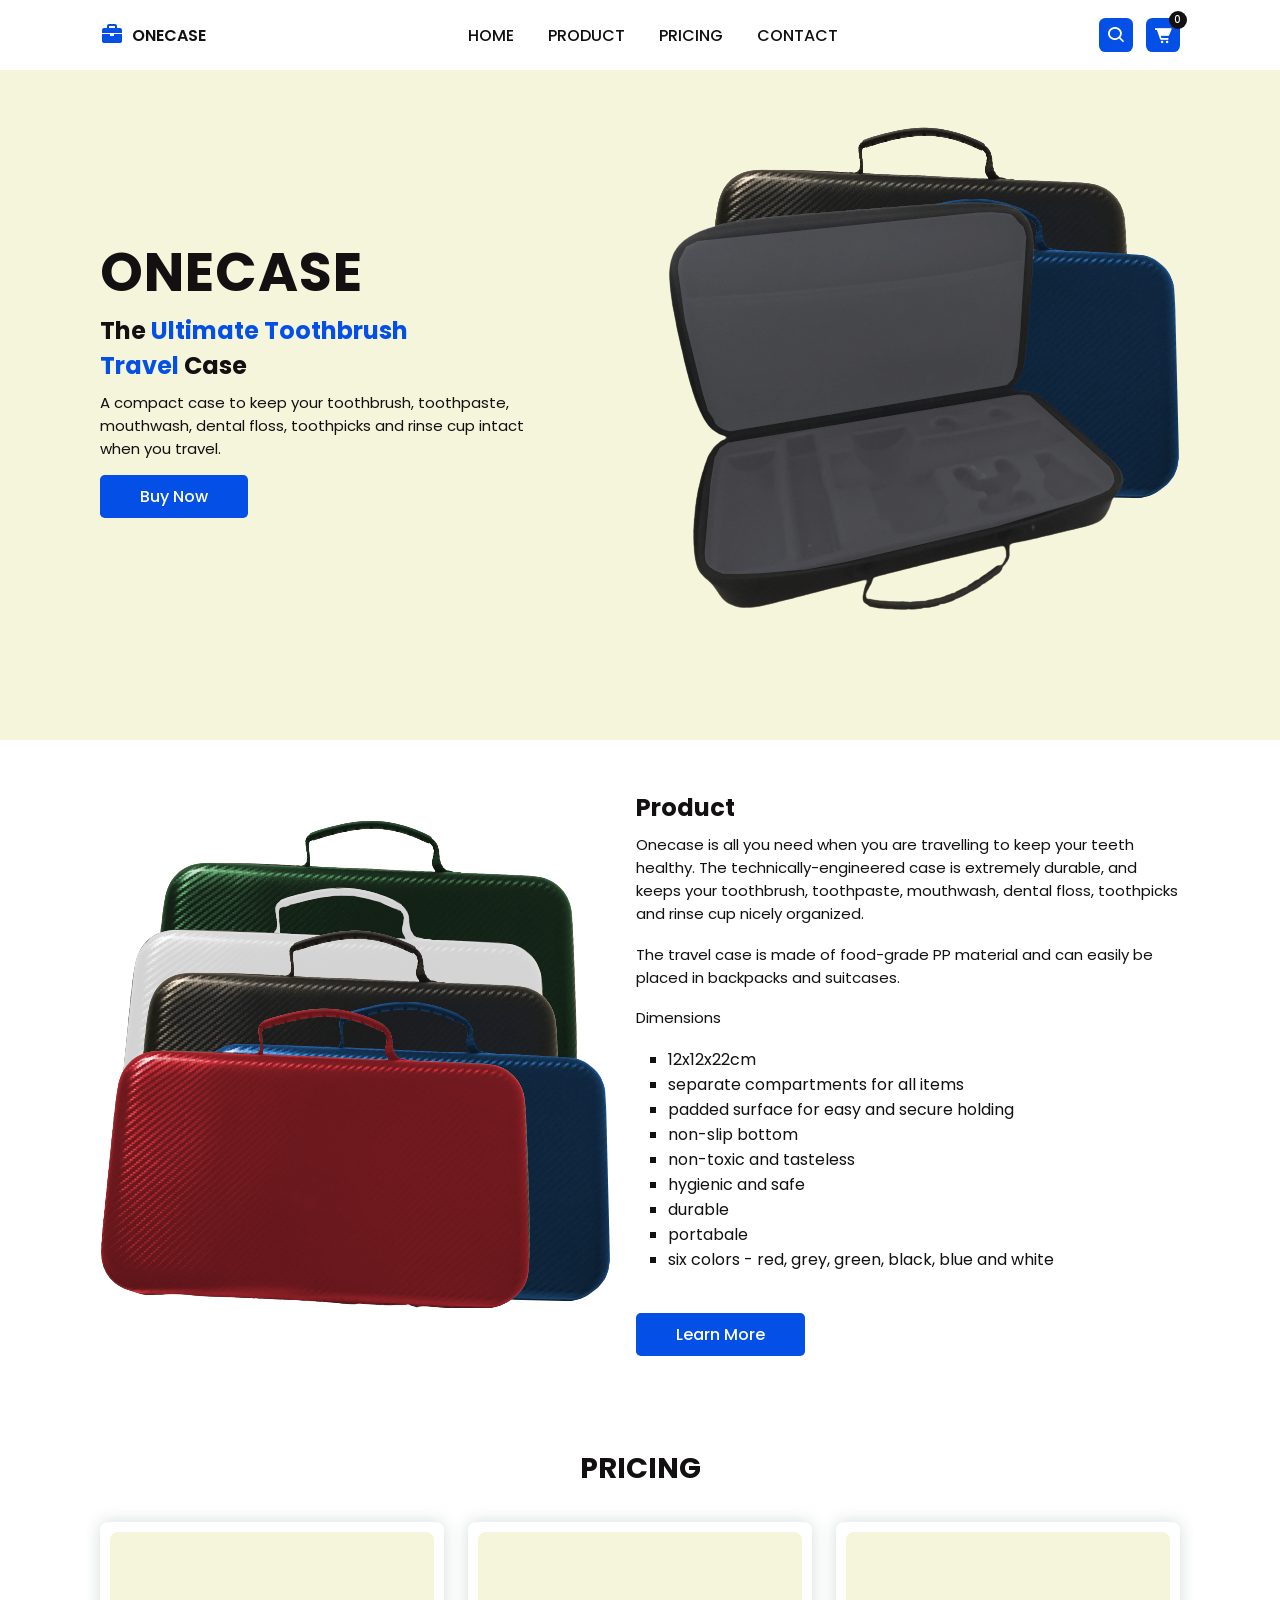
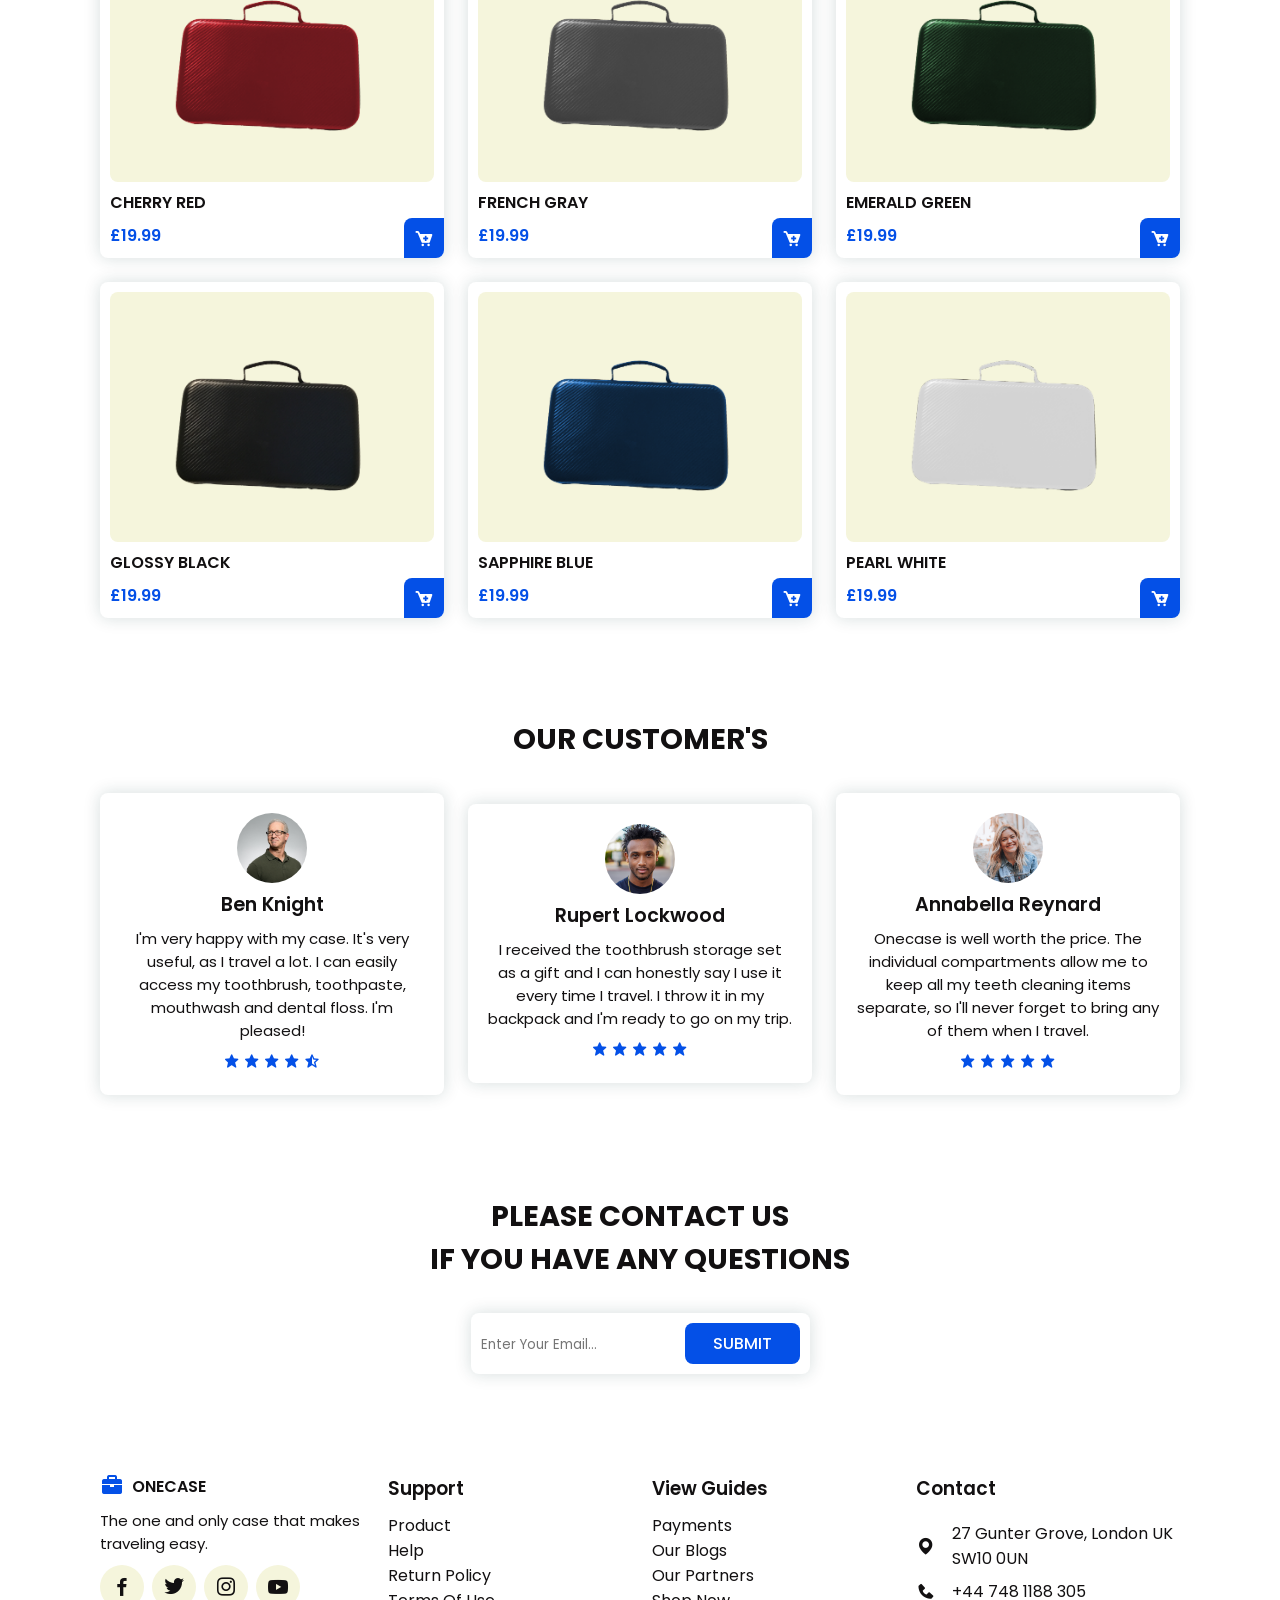
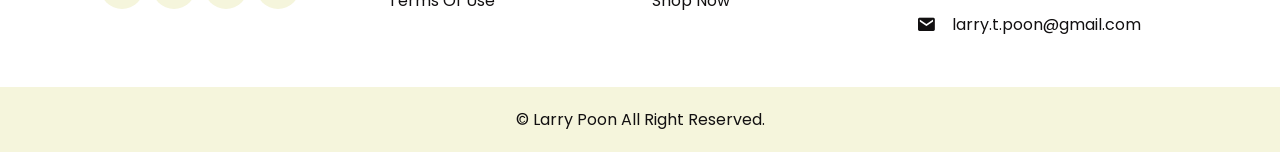
<file: 6. Tootbrush Case 1 Website/index.html>
<!DOCTYPE html>
<html lang="en">
<head>
    <meta charset="UTF-8">
    <meta http-equiv="X-UA-Compatible" content="IE=edge">
    <meta name="viewport" content="width=device-width, initial-scale=1.0">
    <title>Responsive Case Website</title>
    <!-- Link To CSS -->
    <link rel="stylesheet" href="style.css">
    <!-- Box Icons -->
    <link rel="stylesheet"
  href="https://cdn.jsdelivr.net/npm/boxicons@latest/css/boxicons.min.css">
</head>
<body>
    <!-- Navbar -->
    <header>
        <!-- Logo -->
        <a href="#" class="logo"><i class='bx bxs-briefcase'></i>ONECASE</a>
        <!-- Menu Icon -->
        <i class='bx bx-menu' id="menu-icon"></i>
        <!-- Nav List -->
        <ul class="navbar">
            <li><a href="#home">Home</a></li>
            <li><a href="#about">Product</a></li>
            <li><a href="#products">Pricing</a></li>
            <li><a href="#customers">Contact</a></li>
        </ul>

        <!-- Right Icons -->
        <div class="header-icon">
            <i class='bx bx-search' id="search-icon"></i>
            <i class='bx bxs-cart-alt' ><span>0</span></i>
        </div>
        <!-- Search Box -->
        <div class="search-box">
            <input type="search" name="" id="" placeholder="Search here...">

        </div>
    </header>
    <!-- Home -->
    <section class="home" id="home">
        <div class="home-text">
            <h1>ONECASE</h1>
            <h2>The <span>Ultimate Toothbrush</span><br><span>Travel </span>Case</h2>
            <p>A compact case to keep your toothbrush, toothpaste, mouthwash, dental floss, toothpicks and rinse cup intact when you travel.</p>
            <a href="#" class="btn">Buy Now</a>
        </div>
        <!-- Home Image -->
        <div class="home-img">
            <img src="img/home.png" alt="">
        </div>
    </section>
    <!-- About -->
    <section class="about" id="about">
        <div class="about-img">
            <img src="img/about.png" alt="">
        </div>
        <div class="about-text">
            <h1>Product</h1>
            <p>Onecase is all you need when you are travelling to keep your teeth healthy. The technically-engineered case is extremely durable, and keeps your toothbrush, toothpaste, mouthwash, dental floss, toothpicks and rinse cup nicely organized. </p>
            <p>The travel case is made of food-grade PP material and can easily be placed in backpacks and suitcases.</p>
            <p>Dimensions</p>
            <ul>
                <li>12x12x22cm</li>
                <li>separate compartments for all items</li>
                <li>padded surface for easy and secure holding</li>
                <li>non-slip bottom</li>
                <li>non-toxic and tasteless</li>
                <li>hygienic and safe</li>
                <li>durable</li>
                <li>portabale</li>
                <li>six colors - red, grey, green, black, blue and white</li>
            </ul>
            <br>
            <br>
            <a href="#" class="btn">Learn More</a>
        </div>
    </section>
    <!-- Products -->
    <section class="products" id="products">
        <div class="heading">
            <h2>Pricing</h2>
        </div>
        <!-- Products Container -->
        <div class="products-container">
            <div class="box">
                <img src="img/p1.png" alt="">
                <h2>Cherry Red</h2>
                <span>£19.99</span>
                <i class='bx bxs-cart-add' ></i>
            </div>
            <div class="box">
                <img src="img/p2.png" alt="">
                <h2>French Gray</h2>
                <span>£19.99</span>
                <i class='bx bxs-cart-add' ></i>
            </div>
            <div class="box">
                <img src="img/p3.png" alt="">
                <h2>Emerald Green</h2>
                <span>£19.99</span>
                <i class='bx bxs-cart-add' ></i>
            </div>
            <div class="box">
                <img src="img/p4.png" alt="">
                <h2>Glossy Black</h2>
                <span>£19.99</span>
                <i class='bx bxs-cart-add' ></i>
            </div>
            <div class="box">
                <img src="img/p5.png" alt="">
                <h2>Sapphire Blue</h2>
                <span>£19.99</span>
                <i class='bx bxs-cart-add' ></i>
            </div>
            <div class="box">
                <img src="img/p6.png" alt="">
                <h2>Pearl White</h2>
                <span>£19.99</span>
                <i class='bx bxs-cart-add' ></i>
            </div>
        </div>
    </section>
    <!-- Customer's -->
    <section class="customers" id="customers">
        <div class="heading">
            <h2>Our Customer's</h2>
        </div>
        <div class="customers-container">
            <div class="box">
                <img src="img/rev1.jpg" alt="">
                <h2>Ben Knight</h2>
                <p>I'm very happy with my case. It's very useful, as I travel a lot. I can easily access my toothbrush, toothpaste, mouthwash and dental floss. I'm pleased!</p>
                <div class="stars">
                    <i class='bx bxs-star' ></i>
                    <i class='bx bxs-star' ></i>
                    <i class='bx bxs-star' ></i>
                    <i class='bx bxs-star' ></i>
                    <i class='bx bxs-star-half' ></i>
                </div>
            </div>
            <div class="box">
                <img src="img/rev2.jpg" alt="">
                <h2>Rupert Lockwood</h2>
                <p>I received the toothbrush storage set as a gift and I can honestly say I use it every time I travel. I throw it in my backpack and I'm ready to go on my trip.</p>
                <div class="stars">
                    <i class='bx bxs-star' ></i>
                    <i class='bx bxs-star' ></i>
                    <i class='bx bxs-star' ></i>
                    <i class='bx bxs-star' ></i>
                    <i class='bx bxs-star' ></i>
                </div>
            </div>
            <div class="box">
                <img src="img/rev3.jpg" alt="">
                <h2>Annabella Reynard</h2>
                <p>Onecase is well worth the price. The individual compartments allow me to keep all my teeth cleaning items separate, so I'll never forget to bring any of them when I travel.</p>
                <div class="stars">
                    <i class='bx bxs-star' ></i>
                    <i class='bx bxs-star' ></i>
                    <i class='bx bxs-star' ></i>
                    <i class='bx bxs-star' ></i>
                    <i class='bx bxs-star' ></i>
                </div>
            </div>
        </div>
    </section>
    <!-- Newsletter -->
    <section class="newsletter">
        <h2>Please contact us <br>If you have any questions</h2>
        <!-- Form -->
        <form action="">
            <input type="email" placeholder="Enter Your Email..." required >
            <input type="submit" value="Submit" class="email-btn">
        </form>
    </section>
    <!-- Footer -->
    <section class="footer">
        <div class="footer-box">
            <!-- Logo -->
            <a href="#" class="logo"><i class='bx bxs-briefcase'></i>ONECASE</a>
            <p>The one and only case that makes traveling easy.</p>
            <div class="social">
                <a href="#"><i class='bx bxl-facebook' ></i></a>
                <a href="#"><i class='bx bxl-twitter' ></i></a>
                <a href="#"><i class='bx bxl-instagram' ></i></a>
                <a href="#"><i class='bx bxl-youtube' ></i></a>
            </div>
        </div>
        <div class="footer-box">
            <h3>Support</h3>
            <li><a href="#">Product</a></li>
            <li><a href="#">Help</a></li>
            <li><a href="#">Return Policy</a></li>
            <li><a href="#">Terms Of Use</a></li>
        </div>
        <div class="footer-box">
            <h3>View Guides</h3>
            <li><a href="#">Payments</a></li>
            <li><a href="#">Our Blogs</a></li>
            <li><a href="#">Our Partners</a></li>
            <li><a href="#">Shop Now</a></li>
        </div>
        <div class="footer-box contact">
            <h3>Contact</h3>
            <span><i class='bx bxs-map' ></i>27 Gunter Grove, London UK SW10 0UN</span>
            <span><i class='bx bxs-phone' ></i>+44 748 1188 305</span>
            <span><i class='bx bxs-envelope' ></i>larry.t.poon@gmail.com</span>
        </div>
    </section>
    <!-- Copyright -->
    <div class="copyright">
        <p>&#169; Larry Poon All Right Reserved.</p>
    </div>
    <!-- Link TO JS -->
    <script src="main.js"></script>
</body>
</html>
</file>
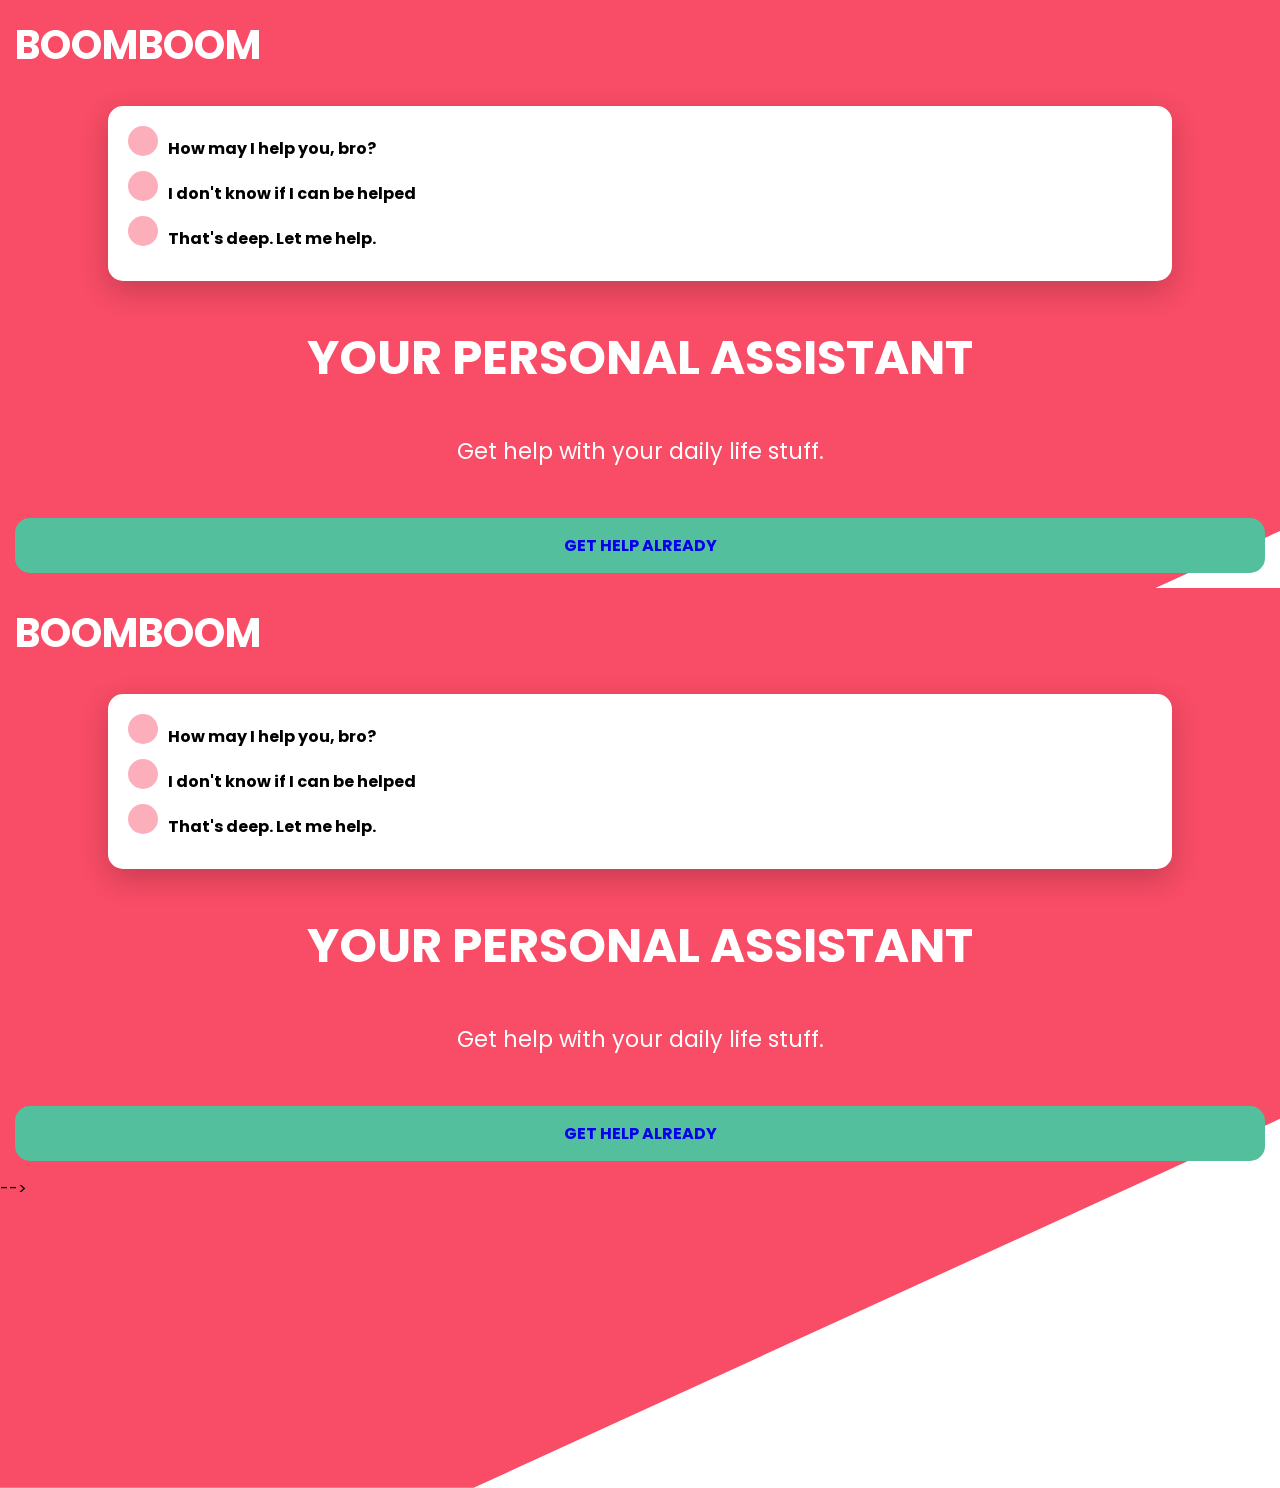
<file: 7.  Personal Assistance/dist/index.html>
<!DOCTYPE html>
<html lang="en">

<head>
    <meta charset="UTF-8">
    <meta http-equiv="X-UA-Compatible" content="IE=edge">
    <meta name="viewport" content="width=device-width, initial-scale=1.0">
    <title>SASS Practice</title>
    <link rel="stylesheet" href="./css/main.css">

</head>

<body>
    <div id="bg"></div>
    <header> <a href="#" style="align-items:center;">BoomBoom</a> </header>
    <main>
        <section id="card">
            <ul>
                <li> <span></span> <strong>How may I help you, bro?</strong> </li>
                <li>
                    <span></span> <strong>I don't know if I can be helped</strong>
                </li>
                <li> <span></span> <strong>That's deep. Let me help.</strong> </li>
            </ul>
        </section>
        <section id="primary">
            <h1>Your Personal Assistant</h1>
            <p>Get help with your daily life stuff.</p> <a href="#">Get help already</a>
        </section>
    </main>
</body>

</html>
























<!-- <!DOCTYPE html>
<html lang="en">
<head>
    <meta charset="UTF-8">
    <meta http-equiv="X-UA-Compatible" content="IE=edge">
    <meta name="viewport" content="width=device-width, initial-scale=1.0">
    <title>SASS P</title>

    <link rel="stylesheet" href="./css/main.css">
</head>
<!-- <body>
    
<H1>HI testing Scsss styling</H1>



</body> -->
<body>
    <div id="bg"></div>
    <header>
<a href="#">BoomBoom</a> </header>
<main>
    <section id="card">
<ul> <li>
                <span></span>
<strong>How may I help you, bro?</strong> </li>
<li>
<span></span>
<strong>I don't know if I can be helped</strong> </li>
        <li>
            <span></span>
<strong>That's deep. Let me help.</strong> </li>
    </ul>
</section>
<section id="primary">
<h1>Your Personal Assistant</h1>
<p>Get help with your daily life stuff.</p>
<a href="#">Get help already</a>
        </section>
</main>
</body>
</html> -->
</file>
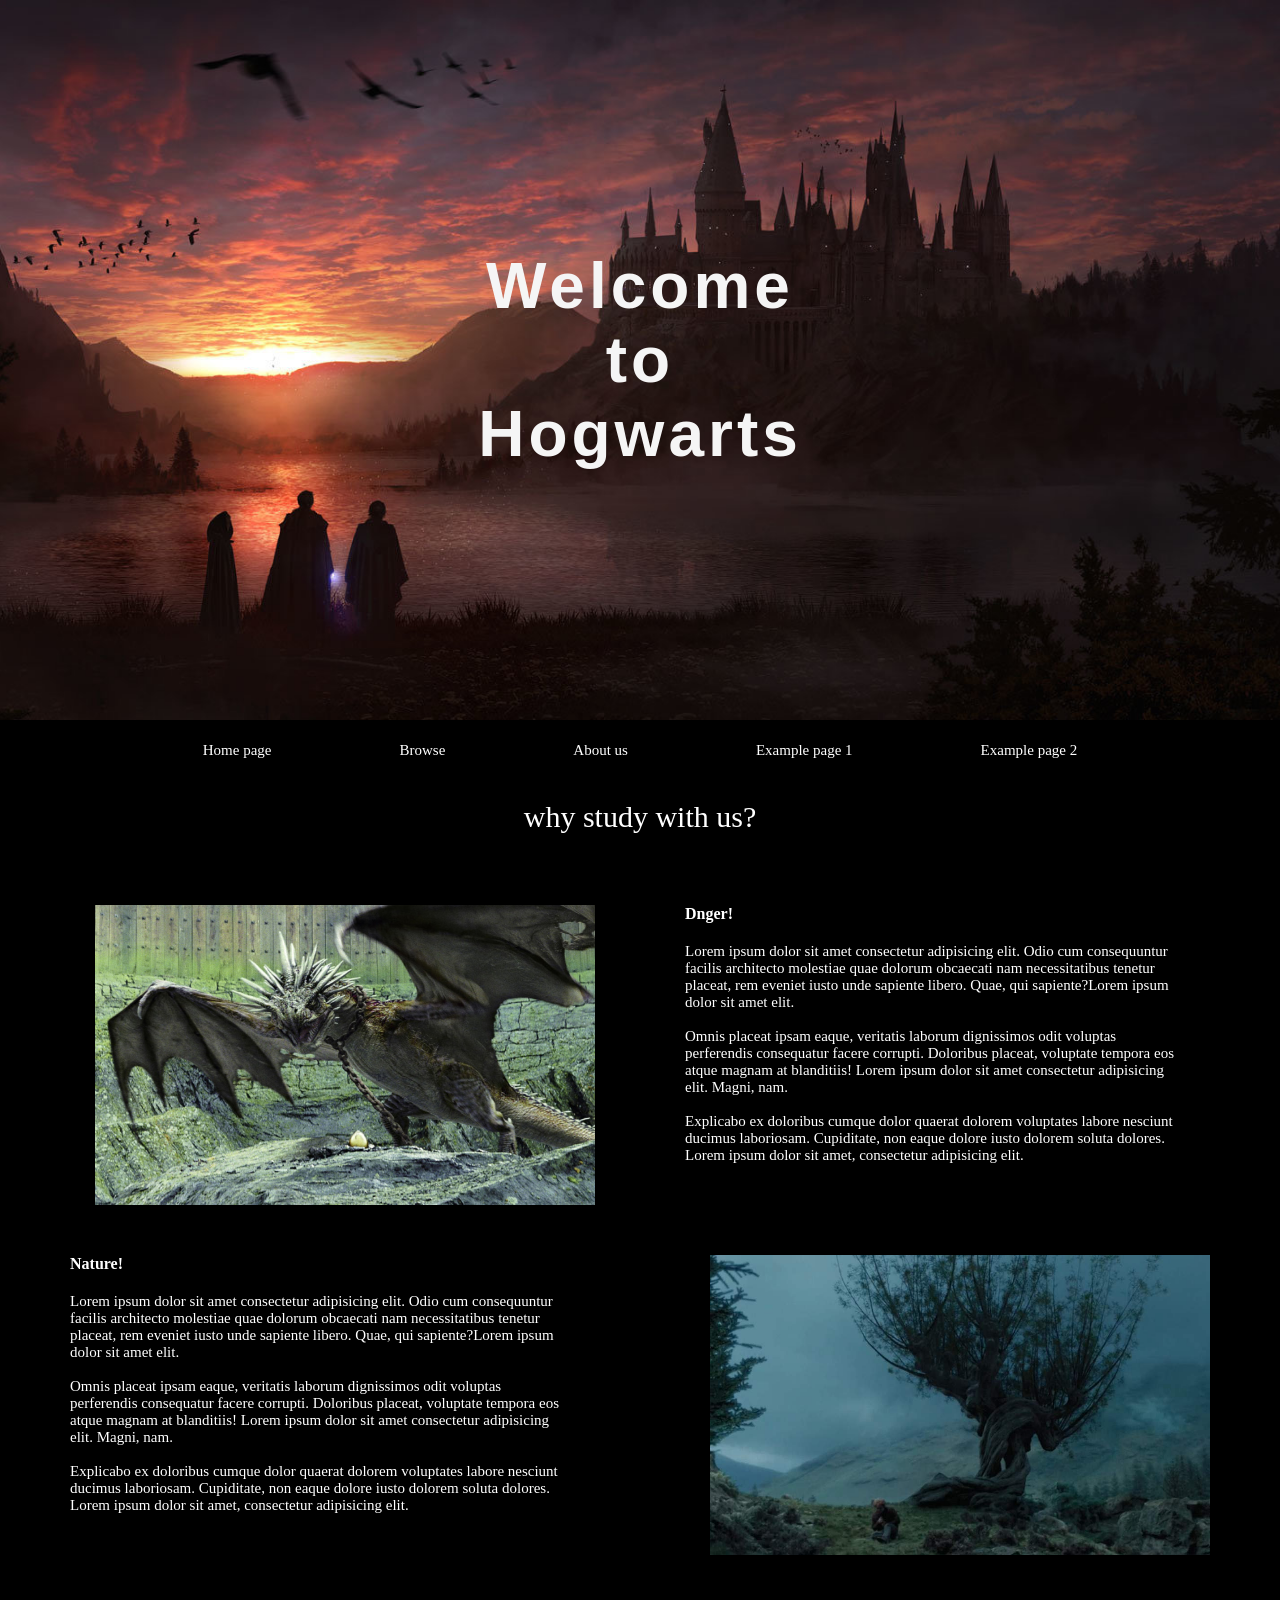
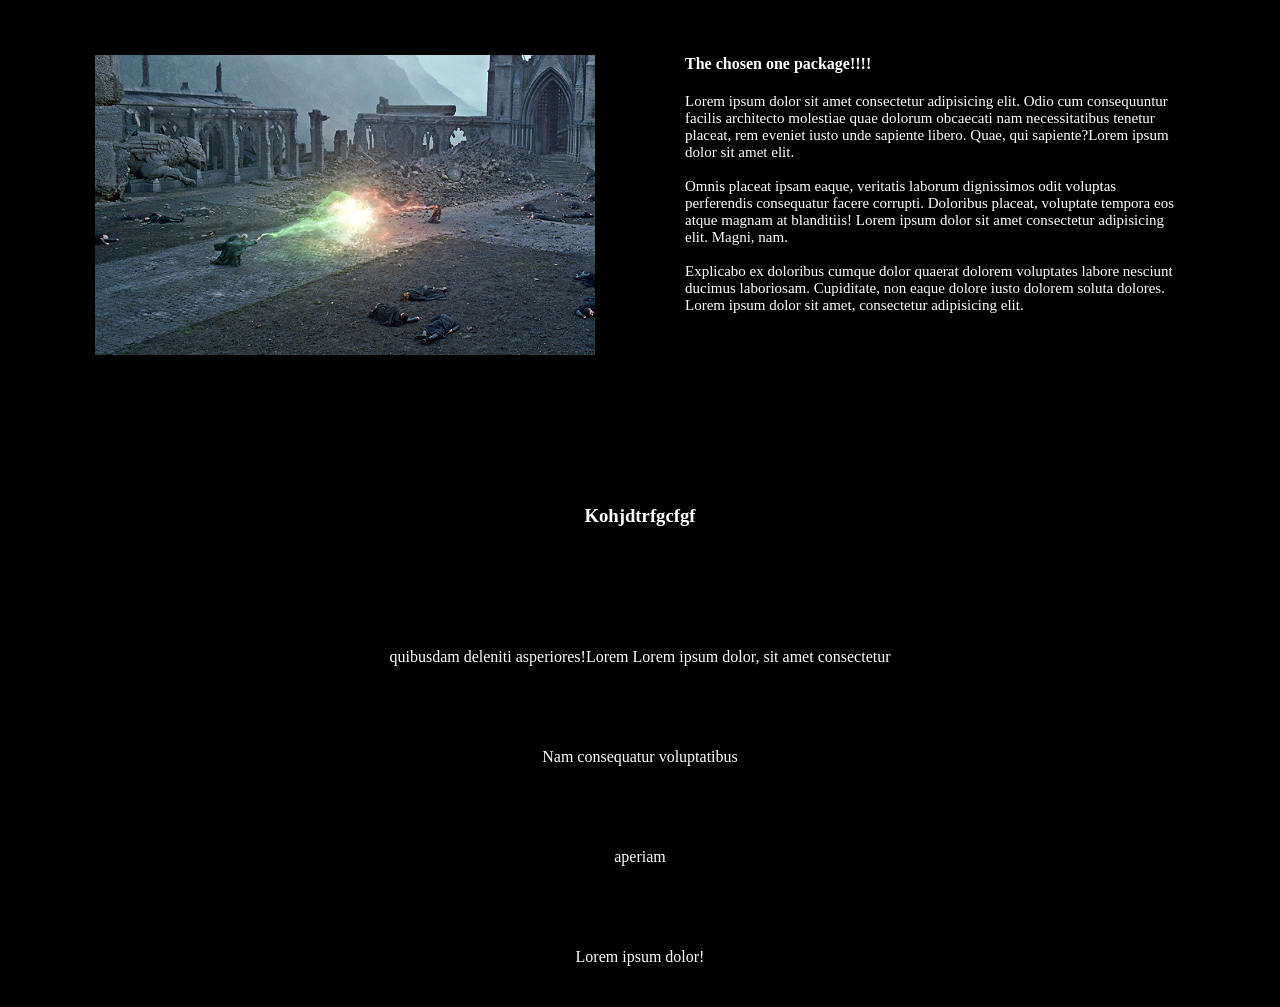
<file: 5. HARRY-POTTER/Harry Potter/harrypotter.html>
<!DOCTYPE html>
<html lang="en">
  <head>
    <meta charset="UTF-8" />
    <meta http-equiv="X-UA-Compatible" content="IE=edge" />
    <meta name="viewport" content="width=device-width, initial-scale=1.0" />
    <title>harry potter</title>
    <link rel="stylesheet" href="harrypoterstyle.css" />
    <link href="http://fonts.cdnfonts.com/css/harry-potter" rel="stylesheet" />
  </head>
  <body>
    <section class="banner">
      <h1 class="banner-text">
        Welcome <br />
        to Hogwarts
      </h1>
    </section>
    <nav>
      <ul>
        <li>Home page</li>
        <li>Browse</li>
        <li>About us</li>
        <li>Example page 1</li>
        <li>Example page 2</li>
      </ul>
    </nav>
    <div class="headingg">
      <div class="header"><h1>why study with us?</h1></div>
    </div>
    <div class="fcontainer1">
      <div class="item1"><img src="images/horntail.jpg" id="image1" /></div>
      <div class="item2">
        <h4>Dnger!</h4>
        <p>
          Lorem ipsum dolor sit amet consectetur adipisicing elit. Odio cum
          consequuntur facilis architecto molestiae quae dolorum obcaecati nam
          necessitatibus tenetur placeat, rem eveniet iusto unde sapiente
          libero. Quae, qui sapiente?Lorem ipsum dolor sit amet elit.<br /><br />
          Omnis placeat ipsam eaque, veritatis laborum dignissimos odit voluptas
          perferendis consequatur facere corrupti. Doloribus placeat, voluptate
          tempora eos atque magnam at blanditiis! Lorem ipsum dolor sit amet
          consectetur adipisicing elit. Magni, nam.<br /><br />
          Explicabo ex doloribus cumque dolor quaerat dolorem voluptates labore
          nesciunt ducimus laboriosam. Cupiditate, non eaque dolore iusto
          dolorem soluta dolores. Lorem ipsum dolor sit amet, consectetur
          adipisicing elit.
        </p>
      </div>
    </div>

    <div class="fcontainer2">
      <div class="item3">
        <h4>Nature!</h4>
        <p>
          Lorem ipsum dolor sit amet consectetur adipisicing elit. Odio cum
          consequuntur facilis architecto molestiae quae dolorum obcaecati nam
          necessitatibus tenetur placeat, rem eveniet iusto unde sapiente
          libero. Quae, qui sapiente?Lorem ipsum dolor sit amet elit.<br /><br />
          Omnis placeat ipsam eaque, veritatis laborum dignissimos odit voluptas
          perferendis consequatur facere corrupti. Doloribus placeat, voluptate
          tempora eos atque magnam at blanditiis! Lorem ipsum dolor sit amet
          consectetur adipisicing elit. Magni, nam.<br /><br />
          Explicabo ex doloribus cumque dolor quaerat dolorem voluptates labore
          nesciunt ducimus laboriosam. Cupiditate, non eaque dolore iusto
          dolorem soluta dolores. Lorem ipsum dolor sit amet, consectetur
          adipisicing elit.
        </p>
      </div>
      <div class="item4"><img src="images/willow.jpg" id="image2" /></div>
    </div>

    <div class="fcontainer3">
      <div class="item5"><img src="images/fight.jpg" id="image3" /></div>
      <div class="item6">
        <h4>The chosen one package!!!!</h4>
        <p>
          Lorem ipsum dolor sit amet consectetur adipisicing elit. Odio cum
          consequuntur facilis architecto molestiae quae dolorum obcaecati nam
          necessitatibus tenetur placeat, rem eveniet iusto unde sapiente
          libero. Quae, qui sapiente?Lorem ipsum dolor sit amet elit.<br /><br />
          Omnis placeat ipsam eaque, veritatis laborum dignissimos odit voluptas
          perferendis consequatur facere corrupti. Doloribus placeat, voluptate
          tempora eos atque magnam at blanditiis! Lorem ipsum dolor sit amet
          consectetur adipisicing elit. Magni, nam.<br /><br />
          Explicabo ex doloribus cumque dolor quaerat dolorem voluptates labore
          nesciunt ducimus laboriosam. Cupiditate, non eaque dolore iusto
          dolorem soluta dolores. Lorem ipsum dolor sit amet, consectetur
          adipisicing elit.
        </p>
      </div>
    </div>

    <div class="fcontainer4">
      <div class="lastitem">
        <h3>Kohjdtrfgcfgf</h3>
        <p>
           quibusdam deleniti asperiores!Lorem Lorem ipsum
          dolor, sit amet consectetur <br />
          Nam consequatur voluptatibus <br />aperiam <br />Lorem ipsum dolor!
        </p>
      </div>
    </div>
  </body>
</html>
</file>
<file: 6. Tootbrush Case 1 Website/style.css>
/* Google Fonts */
@import url("https://fonts.googleapis.com/css2?family=Poppins:wght@200;300;400;500;600;700&display=swap");
* {
  font-family: "Poppins", sans-serif;
  margin: 0;
  padding: 0;
  box-sizing: border-box;
  scroll-behavior: smooth;
  scroll-padding-top: 4rem;
  list-style: none;
  text-decoration: none;
}
/* Variables */
:root {
  --main-color: #0450E7;
  --second-color: #f5f5dc;
  --text-color: #121011;
  --bg-color: #fff;

  /* Box Shadow */
  --box-shadow: 0 0 16px 1px rgb(14 52 54 / 15%);
}
section {
  padding: 50px 100px;
}
img {
  width: 100%;
}
body {
  color: var(--text-color);
}
header {
  position: fixed;
  width: 100%;
  top: 0;
  right: 0;
  background: var(--bg-color);
  display: flex;
  align-items: center;
  justify-content: space-between;
  z-index: 1000;
  padding: 18px 100px;
  transition: 0.5;
}
header.active {
  box-shadow: var(--box-shadow);
}
.logo {
  display: flex;
  align-items: center;
  column-gap: 0.5rem;
  font-size: 1rem;
  font-weight: 600;
  color: var(--text-color);
  text-transform: uppercase;
}
.logo .bx {
  font-size: 24px;
  color: var(--main-color);
}
.navbar {
  display: flex;
}
.navbar a {
  padding: 8px 17px;
  color: var(--text-color);
  font-size: 1rem;
  text-transform: uppercase;
  font-weight: 500;
}
.navbar a:hover {
  color: var(--main-color);
}
#menu-icon {
  font-size: 24px;
  color: var(--text-color);
  z-index: 10001;
  cursor: pointer;
  display: none;
}
.header-icon {
  font-size: 20px;
  cursor: pointer;
  z-index: 1000;
  display: flex;
  column-gap: 0.8rem;
  align-items: center;
}
.header-icon .bx {
  color: var(--bg-color);
  padding: 7px;
  background: var(--main-color);
  border-radius: 0.4rem;
}
.header-icon .bx:hover {
  background: #ff8664;
}
.header-icon i {
  position: relative;
}
.header-icon span {
  position: absolute;
  top: -7px;
  right: -7px;
  width: 18px;
  height: 18px;
  display: flex;
  align-items: center;
  justify-content: center;
  border-radius: 50%;
  background: var(--text-color);
  color: var(--bg-color);
  font-size: 0.6rem;
  font-weight: 500;
}
.search-box {
  position: absolute;
  top: 110%;
  right: -100%;
  background: var(--bg-color);
  width: 280px;
  box-shadow: var(--box-shadow);
}
.search-box input {
  border: none;
  outline: none;
  width: 100%;
  font-size: 1rem;
  padding: 20px;
  color: var(--main-color);
}
.search-box input::placeholder {
  font-size: 1rem;
  font-weight: 500;
}
.search-box.active {
  right: 1rem;
  transition: 0.2s all linear;
}
.home {
  width: 100%;
  min-height: 740px;
  display: grid;
  align-items: center;
  grid-template-columns: repeat(auto-fit, minmax(17rem, auto));
  gap: 1.5rem;
  background: var(--second-color);
}
.home-text h3 {
  font-size: 1rem;
  font-weight: 500;
  text-transform: uppercase;
  color: var(--main-color);
}
.home-text h1 {
  font-size: 3.4rem;
  letter-spacing: 1px;
}
.home-text span {
  color: var(--main-color);
}
.home-text p {
  max-width: 80%;
  font-size: 0.938rem;
  margin: 00.5rem 0 1.5rem;
}
.btn {
  text-align: center;
  margin-top: 8rem;
  padding: 10px 40px;
  border-radius: 0.3rem;
  background: var(--main-color);
  color: var(--bg-color);
  font-weight: 500;
}
.btn:hover {
  background: #ff8664;
}
.home-img {
  animation: float 3s linear infinite;
}
@keyframes float {
  0%,
  100% {
    transform: translateY(-3.5rem);
  }
  50% {
    transform: translateY(1rem);
  }
}
.about {
  display: grid;
  align-items: center;
  grid-template-columns: repeat(auto-fit, minmax(17rem, auto));
  gap: 1.5rem;
}
.about-text h2 {
  font-size: 1.8rem;
  text-transform: uppercase;
}
.about-text p {
  font-size: 0.938rem;
  margin: 00.5rem 0 1.1rem;
}
.heading {
  text-align: center;
}
.heading h2 {
  font-size: 1.8rem;
  text-transform: uppercase;
}
.about-text ul li {
list-style-type: square;
margin-left: 2rem;

}
.products-container {
  display: grid;
  align-items: center;
  grid-template-columns: repeat(auto-fit, minmax(280px, auto));
  gap: 1.5rem;
  margin-top: 2rem;
}
.products-container .box {
  position: relative;
  padding: 10px;
  display: flex;
  flex-direction: column;
  justify-content: center;
  border-radius: 0.5rem;
  box-shadow: var(--box-shadow);
}
.products-container .box img {
  width: 100%;
  height: 250px;
  object-fit: contain;
  object-position: center;
  padding: 20px;
  background: var(--second-color);
  border-radius: 0.5rem;
}
.products-container .box:hover img {
  -webkit-transform: scaleX(-1);
  -moz-transform: scaleX(-1);
  -o-transform: scaleX(-1);
  transform: scaleX(-1);
  transition: 0.4s all linear;
}
.products-container .box h2 {
  font-size: 1rem;
  font-weight: 600;
  text-transform: uppercase;
  margin: 0.5rem 0 0.5rem;
}
.products-container .box span {
  font-size: 1rem;
  font-weight: 600;
  color: var(--main-color);
}
.products-container .box .bx {
  position: absolute;
  bottom: 0;
  right: 0;
  padding: 10px;
  font-size: 20px;
  color: var(--bg-color);
  background: var(--main-color);
  border-radius: 0.5rem 0 0.5rem 0;
  cursor: pointer;
}
.products-container .box .bx:hover {
  background: #ff8664;
}
.customers-container {
  display: grid;
  align-items: center;
  grid-template-columns: repeat(auto-fit, minmax(280px, auto));
  gap: 1.5rem;
  margin-top: 2rem;
}
.customers-container .box {
  padding: 20px;
  box-shadow: var(--box-shadow);
  border-radius: 0.5rem;
  text-align: center;
}
.stars .bx {
  color: var(--main-color);
}
.customers-container .box img {
  width: 70px;
  height: 70px;
  border-radius: 50%;
  object-fit: cover;
  object-position: center;
}
.customers-container .box h2 {
  font-size: 1.2rem;
  font-weight: 600;
}
.customers-container p {
  font-size: 0.938rem;
  margin: 0.5rem 0 0.5rem;
}
.customers-container .box:hover {
  background: var(--second-color);
  transition: 0.2s all linear;
}
.newsletter {
  display: flex;
  flex-direction: column;
  align-items: center;
  justify-content: center;
  text-align: center;
  row-gap: 2rem;
}
.newsletter h2 {
  font-size: 1.8rem;
  text-transform: uppercase;
}
.newsletter form {
  background: var(--bg-color);
  padding: 10px;
  border-radius: 0.5rem;
  box-shadow: var(--box-shadow);
}
.newsletter form input {
  width: 200px;
  border: none;
  outline: none;
  background: transparent;
}
.newsletter form .email-btn {
  background: var(--main-color);
  padding: 8px 14px;
  color: var(--bg-color);
  text-transform: uppercase;
  font-size: 1rem;
  font-weight: 500;
  max-width: 115px;
  border-radius: 0.5rem;
}
.footer {
  display: grid;
  grid-template-columns: repeat(auto-fit, minmax(240px, auto));
  gap: 1.5rem;
}
.footer-box a {
  margin-bottom: 10px;
  font-size: 1rem;
  color: var(--text-color);
}
.footer-box a:hover {
  color: var(--main-color);
}
.footer-box p {
  font-size: 0.938rem;
  margin-bottom: 10px;
}
.social {
  display: flex;
  align-items: center;
  column-gap: 0.5rem;
}
.social a .bx {
  font-size: 24px;
  color: var(--text-color);
  padding: 10px;
  background: var(--second-color);
  border-radius: 5rem;
}
.social a .bx:hover {
  background: var(--main-color);
  color: var(--bg-color);
}
.footer-box h3 {
  font-weight: 600;
  margin-bottom: 10px;
}
.contact {
  display: flex;
  flex-direction: column;
  row-gap: 0.5rem;
}
.contact span {
  display: flex;
  align-items: center;
}
.contact i {
  font-size: 20px;
  margin-right: 1rem;
}
.copyright {
  padding: 20px;
  text-align: center;
  background: var(--second-color);
}
@media (max-width: 1058px) {
  header {
    padding: 16px 60px;
  }
  section {
    padding: 50px 60px;
  }
  .home-text h1 {
    font-size: 2.4rem;
  }
}
@media (max-width: 991px) {
  header {
    padding: 16px 4%;
  }
  section {
    padding: 50px 4%;
  }
  .products-container {
    grid-template-columns: repeat(auto-fit, minmax(240px, auto));
  }
}
@media (max-width: 768px) {
  header {
    padding: 12px 4%;
  }
  #menu-icon {
    display: initial;
  }
  .navbar {
    position: absolute;
    top: 100%;
    left: 0;
    right: 0;
    display: flex;
    flex-direction: column;
    background: var(--bg-color);
    row-gap: 1.4rem;
    padding: 20px;
    transition: 0.4s all linear;
    text-align: center;
    clip-path: circle(0% at 100% 1%);
  }
  .navbar.active {
    clip-path: circle(144% at 100% 1%);
  }
}
@media (max-width: 614px) {
  .home-text {
    padding: 15px;
  }
  .home-text h1 {
    font-size: 2rem;
  }
  .about {
    text-align: center;
  }
  .about-img {
    order: 2;
  }
}
@media (max-width: 360px) {
  header {
    padding: 11px 4%;
  }
  .header-icon .bx {
    padding: 4px;
  }
  .home-text h1 {
    font-size: 1.8rem;
  }
  .about-text h2,
  .heading h2,
  .newsletter h2 {
    font-size: 1.2rem;
  }
  .newsletter form input {
    width: auto;
  }
}
</file>
<file: 7.  Personal Assistance/dist/css/main.css>
@import url("https://fonts.googleapis.com/css2?family=Mochiy+Pop+P+One&family=Nunito&family=Poppins:wght@300;500&family=Roboto+Slab&family=Roboto:wght@300;700;900&display=swap");
body {
  font-family: "Poppins";
  margin: 0;
}
body #bg {
  -webkit-clip-path: polygon(100% 0, 100% 59%, 37% 100%, 0 100%, 0 0);
          clip-path: polygon(100% 0, 100% 59%, 37% 100%, 0 100%, 0 0);
  background-color: #F94C66;
  width: 100%;
  height: 100%;
  position: absolute;
  z-index: -1;
}
body header a {
  color: #fff;
  text-decoration: none;
  padding: 15px;
  display: block;
  text-transform: uppercase;
  font-weight: bold;
  font-size: 40px;
}

main section#card {
  background: #fff;
  padding: 20px;
  margin: 1em auto;
  border-radius: 15px;
  box-shadow: 0 10px 30px rgba(0, 0, 0, 0.2);
  width: 80%;
}
main section#card ul {
  list-style-type: none;
  margin: 0;
  padding: 0;
}
main section#card ul li {
  margin-bottom: 10px;
}
main section#card ul li span {
  position: absolute;
  width: 30px;
  height: 30px;
  background-color: #fcafba;
  border-radius: 50%;
  margin-right: 10px;
}
main section#card ul li strong {
  display: inline-block;
  margin-left: 40px;
  margin-top: 10px;
}

section#primary {
  color: #fff;
  padding: 15px;
  text-align: center;
}
section#primary h1 {
  font-size: 3em;
  margin-top: 10px;
  text-transform: uppercase;
}
section#primary p {
  font-size: 1.4em;
}
section#primary a {
  color: color(primary-dark);
  border-radius: 15px;
  text-decoration: none;
  text-transform: uppercase;
  font-weight: bold;
  background-color: #53BF9D;
  display: block;
  text-align: center;
  margin: 50px auto 0 auto;
  padding: 15px;
}/*# sourceMappingURL=main.css.map */
</file>
<file: 5. HARRY-POTTER/Harry Potter/harrypoterstyle.css>
* {
  background-color: black;
  margin: 0;
  padding: 0;
  font-family: "Harry Potter", sans-serif;
  color: white;
}
.banner {
  display: flex;
  background-position: center;
  height: 80vh;
  width: 100vw;
  background-image: url("images/banner.jpg");
  background-size: cover;
  justify-content: center;
  align-items: center;
  background-repeat: no-repeat;
}

.banner .banner-text {
  text-align: center;
  color: whitesmoke;
  font-size: 5vw;
  background-color: transparent;
  font-weight: 100px;
  max-width: 400px;
  letter-spacing: 4px;
}
nav {
  display: flex;
  height: 40px;
  width: 100%;
  align-items: center;
  justify-content: space-evenly;
  font-size: 20px;
  margin: 10px 0;
}
nav ul {
  list-style: none;
  display: flex;
  flex-direction: row;
}
nav li {
  
  padding: 0 5vw;
font-family:'Times New Roman', Times, serif;
font-size: 15px;

}
.headingg {
  padding: 0;
  margin: 0;
  display: flex;
  justify-content: center;
  height: 25px;
}
.header {
  
  margin-top:20px;
  padding: 0;
}
.header h1{
  font-family: 'Times New Roman', Times, serif;
  font-size: 30px;
  font-weight: 100;
}

.fcontainer1 {
  display: flex;
  height:300px;
  background-color: black;
  border: none;
  justify-content: space-around;
  padding: 50px;
  margin-top: 50px;
}
.item1 {
  width: 500px;
  height: 300px;
}
#image1 {
  width: 500px;
  height: 300px;
}

  .item2 h4{
    font-family: 'Times New Roman', Times, serif;
    margin-bottom: 20px;
  }

.item2 p{
font-family: 'Times New Roman', Times, serif;
font-size: 15px;
width: 500px;
height: 300px;
  
}

.fcontainer2 {
  display: flex;
  height: 300px;
  background-color: black;
  border: none;
  justify-content: space-around;
  margin: 0;
  padding: 0;
}
.item3 h4{
    font-family: 'Times New Roman', Times, serif;
    margin-bottom: 20px;
  }

.item3 p{
font-family: 'Times New Roman', Times, serif;
font-size: 15px;
width: 500px;
height: 300px;
  
}

.item4 {
  width: 500px;
  height: 300px;
}
#image2 {
  width: 500px;
  height: 300px;
}


.fcontainer3 {
  display: flex;
  height: 300px;
  background-color: black;
  border: none;
  justify-content: space-around;
  padding: 50px;
  margin-top: 50px;
}
.item6 h4{
    font-family: 'Times New Roman', Times, serif;
    margin-bottom: 20px;
  }
.item6 p{
font-family: 'Times New Roman', Times, serif;
font-size: 15px;
width: 500px;
height: 300px;
}

.item5 {
  width: 500px;
  height: 300px;
}
#image3 {
  width: 500px;
  height: 300px;
}

.fcontainer4{
  display: flex;
  height: 300px;
  background-color: black;
  border: none;
  justify-content: center;
  padding: 50px;
  margin-top: 50px;
  }

  

.lastitem h3{
  font-family:'Times New Roman', Times, serif; 
  text-align: center;
  margin-bottom: 80px;
}
.lastitem p{
font-family:'Times New Roman', Times, serif; 
text-align: center;
line-height: 100px;
}
</file>
